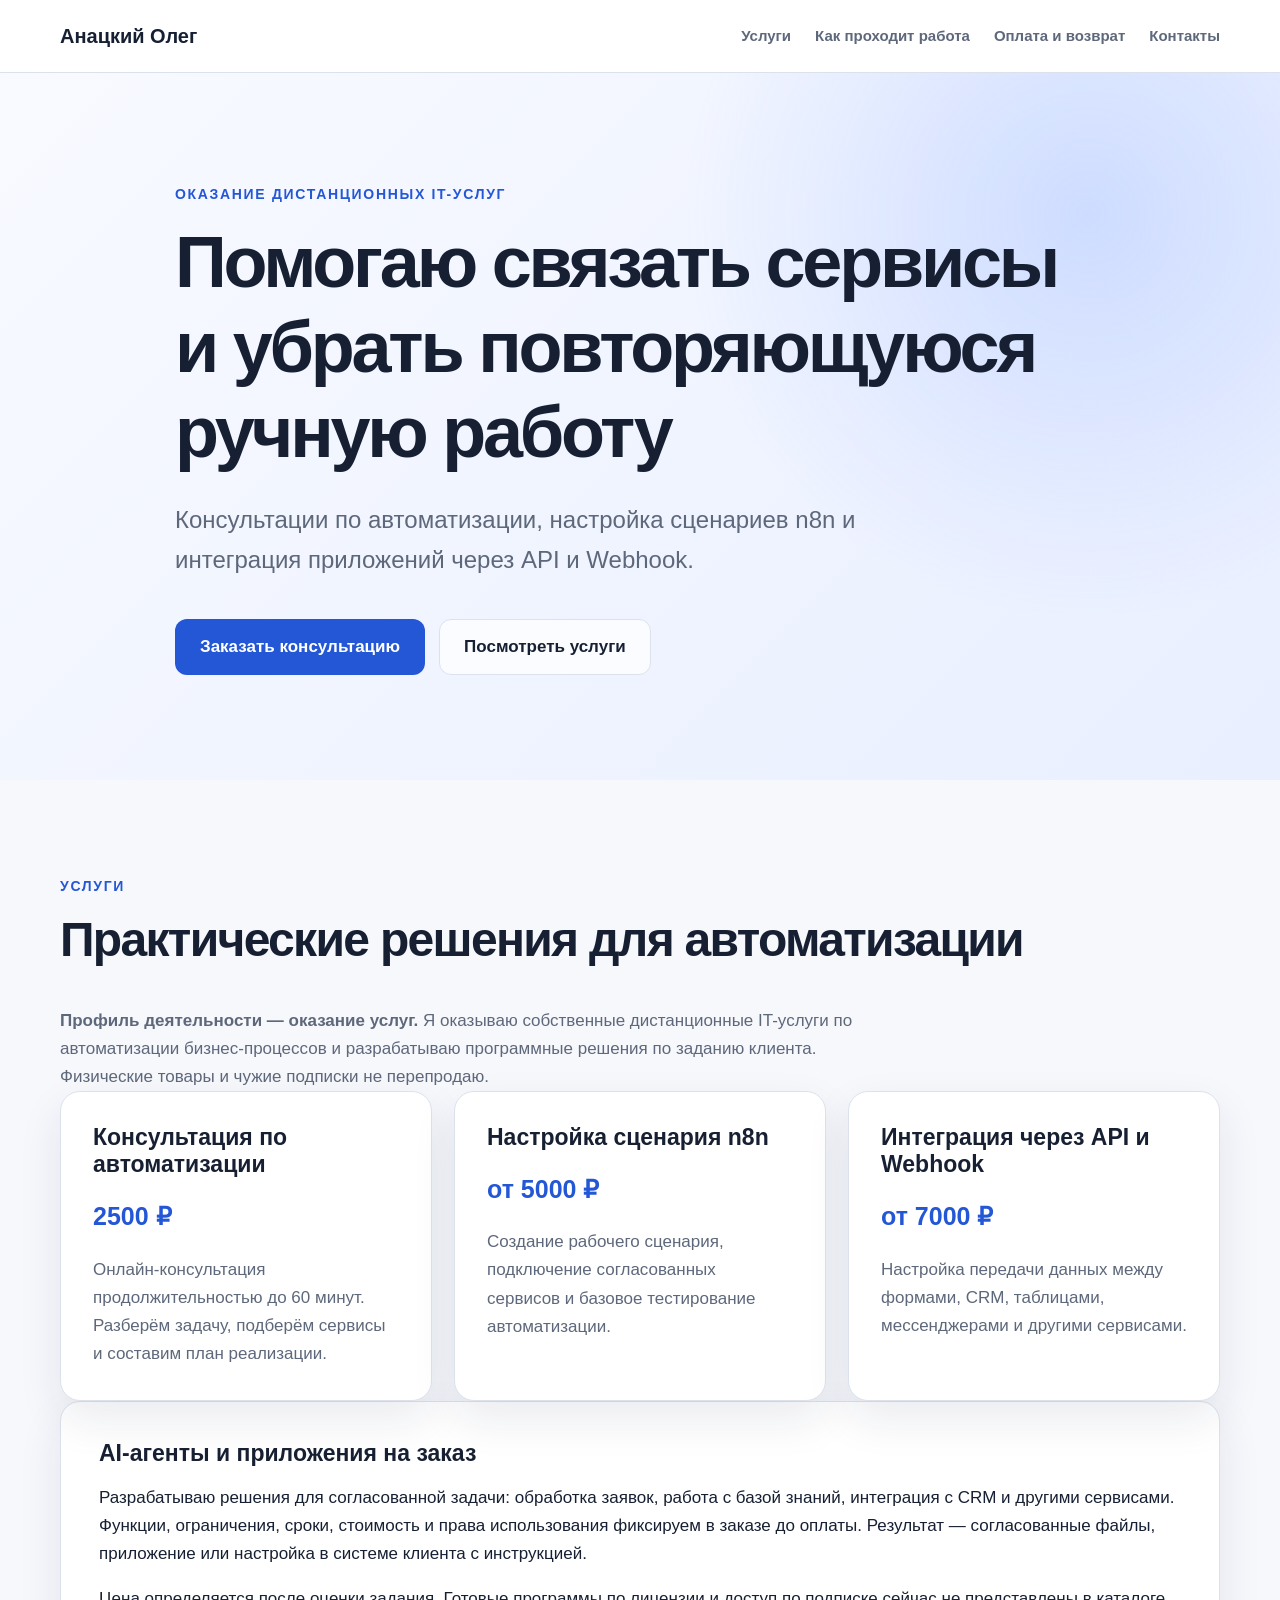
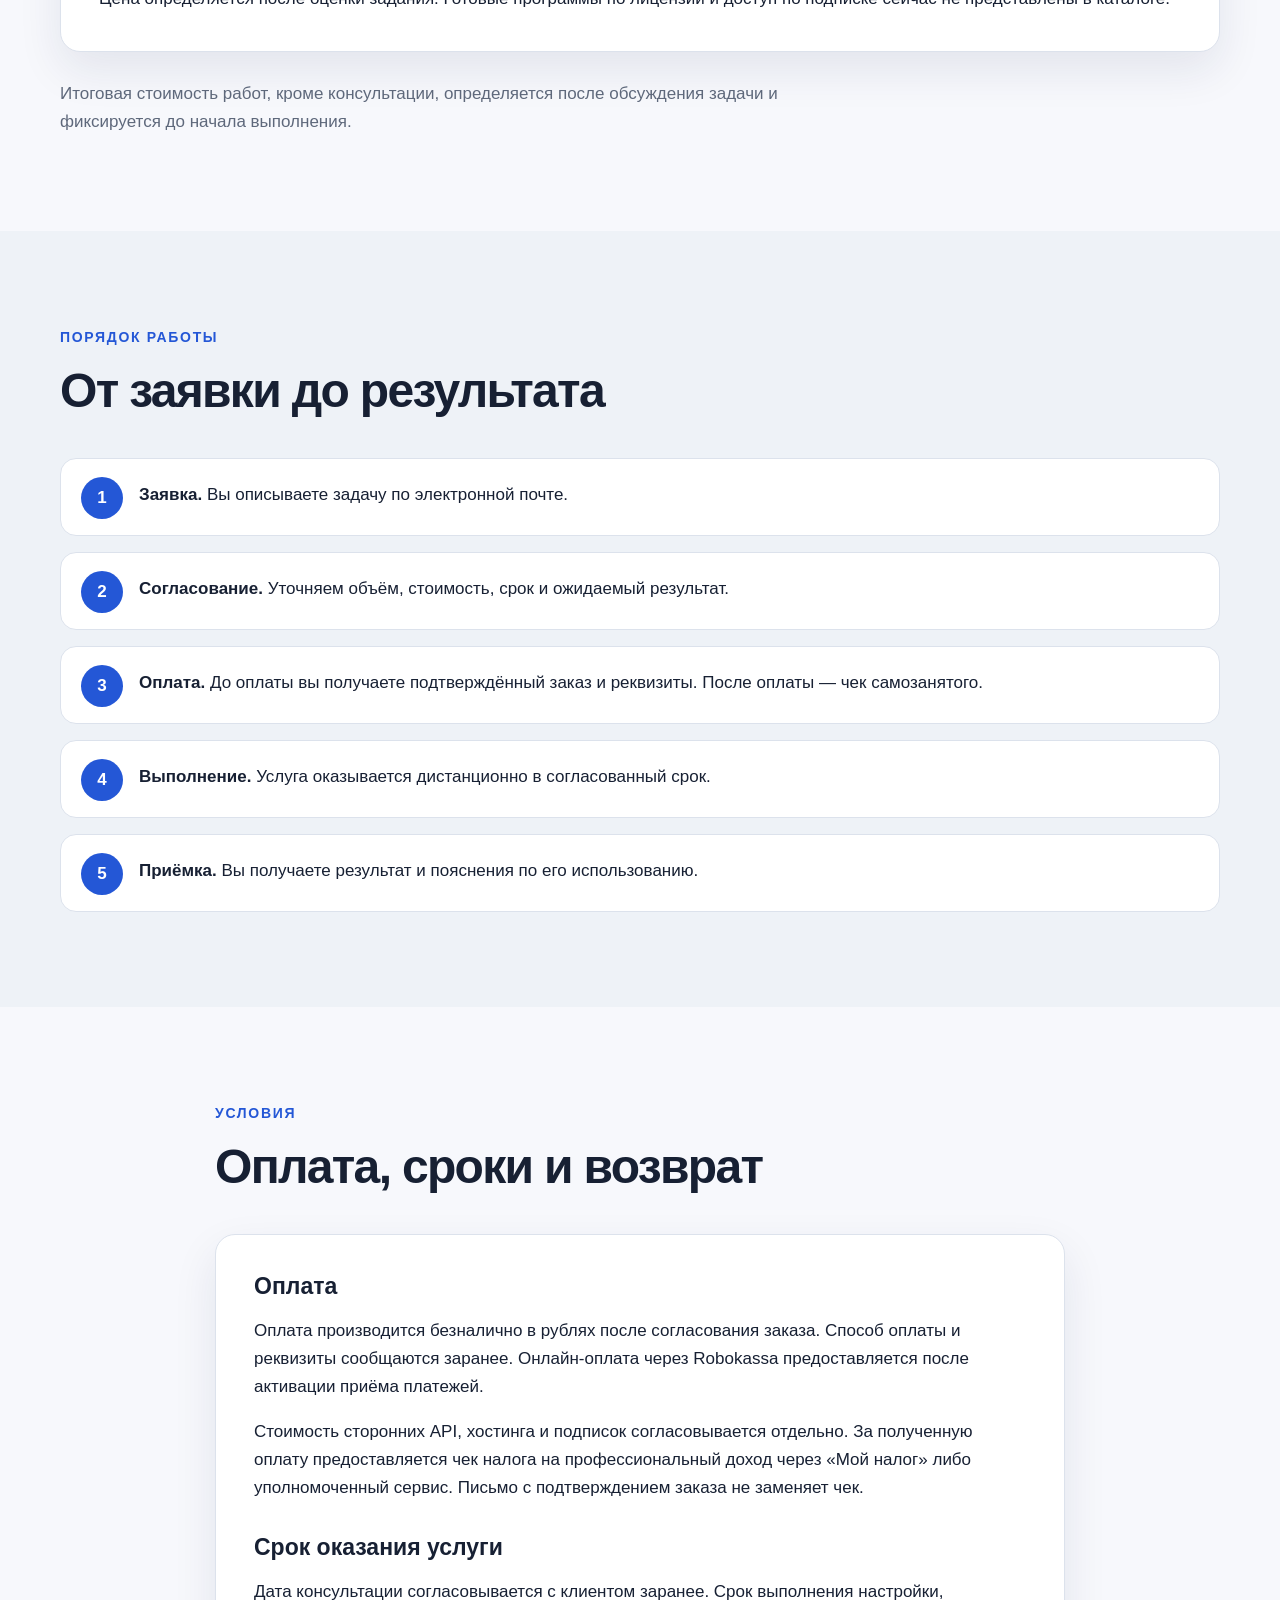
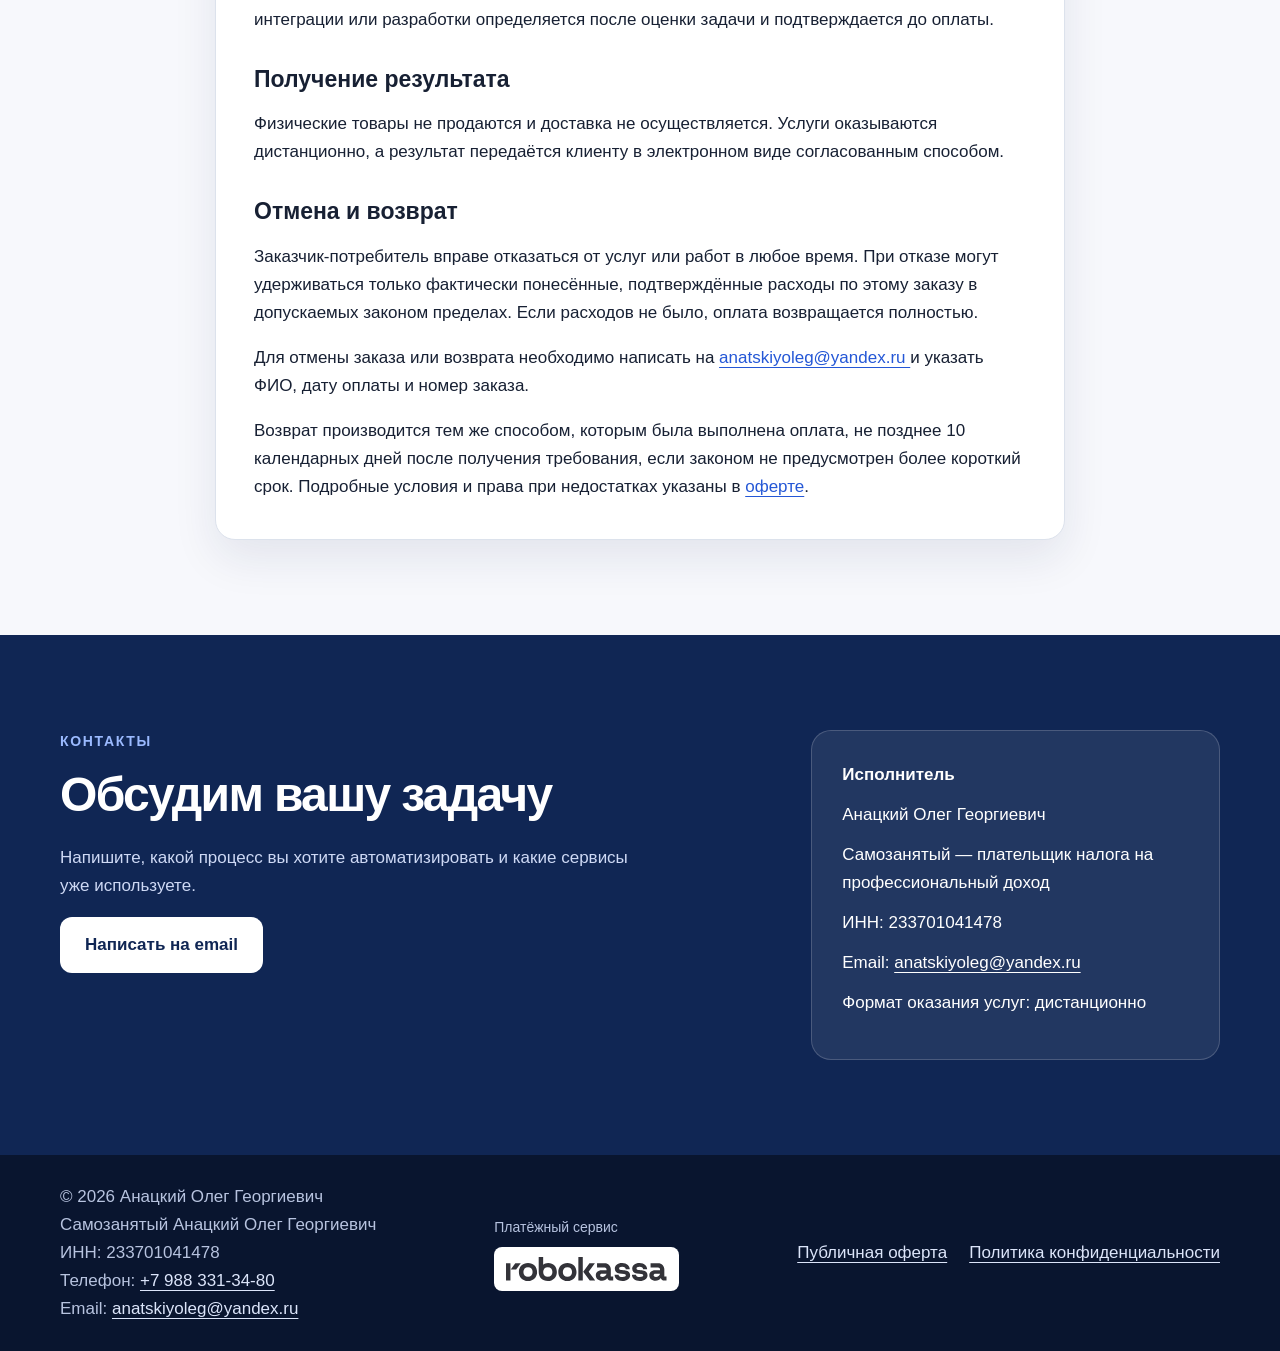
<file: index.html>
<!DOCTYPE html>
<html lang="ru">
<head>
  <meta charset="UTF-8">
  <meta name="viewport" content="width=device-width, initial-scale=1.0">

  <title>Автоматизация бизнес-процессов — Олег Анацкий</title>

  <meta
    name="description"
    content="Дистанционные IT-услуги: консультации по автоматизации, настройка сценариев n8n и интеграция сервисов через API и Webhook."
  >

  <link rel="stylesheet" href="styles.css">
</head>

<body>
  <header class="header">
    <div class="container header-inner">
      <a class="logo" href="#top">Анацкий Олег</a>

      <nav class="navigation" aria-label="Основная навигация">
        <a href="#services">Услуги</a>
        <a href="#process">Как проходит работа</a>
        <a href="#payment">Оплата и возврат</a>
        <a href="#contacts">Контакты</a>
      </nav>
    </div>
  </header>

  <main id="top">
    <section class="hero">
      <div class="container hero-content">
        <p class="eyebrow">Оказание дистанционных IT-услуг</p>

        <h1>Помогаю связать сервисы и убрать повторяющуюся ручную работу</h1>

        <p class="hero-text">
          Консультации по автоматизации, настройка сценариев n8n
          и интеграция приложений через API и Webhook.
        </p>

        <div class="hero-actions">
          <a
            class="button button-primary"
            href="mailto:anatskiyoleg@yandex.ru?subject=Заявка%20на%20консультацию"
          >
            Заказать консультацию
          </a>

          <a class="button button-secondary" href="#services">
            Посмотреть услуги
          </a>
        </div>
      </div>
    </section>

    <section class="section" id="services">
      <div class="container">
        <p class="section-label">Услуги</p>
        <h2>Практические решения для автоматизации</h2>

        <p class="note">
          <strong>Профиль деятельности — оказание услуг.</strong>
          Я оказываю собственные дистанционные IT-услуги по автоматизации
          бизнес-процессов и разрабатываю программные решения по заданию клиента.
          Физические товары и чужие подписки не перепродаю.
        </p>

        <div class="cards">
          <article class="card">
            <h3>Консультация по автоматизации</h3>
            <p class="price">2500 ₽</p>

            <p>
              Онлайн-консультация продолжительностью до 60 минут.
              Разберём задачу, подберём сервисы и составим план реализации.
            </p>
          </article>

          <article class="card">
            <h3>Настройка сценария n8n</h3>
            <p class="price">от 5000 ₽</p>

            <p>
              Создание рабочего сценария, подключение согласованных
              сервисов и базовое тестирование автоматизации.
            </p>
          </article>

          <article class="card">
            <h3>Интеграция через API и Webhook</h3>
            <p class="price">от 7000 ₽</p>

            <p>
              Настройка передачи данных между формами, CRM,
              таблицами, мессенджерами и другими сервисами.
            </p>
          </article>
        </div>

        <div class="text-block">
          <h3>AI-агенты и приложения на заказ</h3>
          <p>Разрабатываю решения для согласованной задачи: обработка заявок,
            работа с базой знаний, интеграция с CRM и другими сервисами.
            Функции, ограничения, сроки, стоимость и права использования
            фиксируем в заказе до оплаты. Результат — согласованные файлы,
            приложение или настройка в системе клиента с инструкцией.</p>
          <p>Цена определяется после оценки задания. Готовые программы по лицензии
            и доступ по подписке сейчас не представлены в каталоге.</p>
        </div>

        <p class="note">
          Итоговая стоимость работ, кроме консультации, определяется
          после обсуждения задачи и фиксируется до начала выполнения.
        </p>
      </div>
    </section>

    <section class="section section-muted" id="process">
      <div class="container">
        <p class="section-label">Порядок работы</p>
        <h2>От заявки до результата</h2>

        <ol class="steps">
          <li>
            <strong>Заявка.</strong>
            Вы описываете задачу по электронной почте.
          </li>

          <li>
            <strong>Согласование.</strong>
            Уточняем объём, стоимость, срок и ожидаемый результат.
          </li>

          <li>
            <strong>Оплата.</strong>
            До оплаты вы получаете подтверждённый заказ и реквизиты.
            После оплаты — чек самозанятого.
          </li>

          <li>
            <strong>Выполнение.</strong>
            Услуга оказывается дистанционно в согласованный срок.
          </li>

          <li>
            <strong>Приёмка.</strong>
            Вы получаете результат и пояснения по его использованию.
          </li>
        </ol>
      </div>
    </section>

    <section class="section" id="payment">
      <div class="container narrow">
        <p class="section-label">Условия</p>
        <h2>Оплата, сроки и возврат</h2>

        <div class="text-block">
          <h3>Оплата</h3>
          <p>
            Оплата производится безналично в рублях после согласования заказа.
            Способ оплаты и реквизиты сообщаются заранее. Онлайн-оплата через
            Robokassa предоставляется после активации приёма платежей.
          </p>

          <p>
            Стоимость сторонних API, хостинга и подписок согласовывается отдельно.
            За полученную оплату предоставляется чек налога на профессиональный
            доход через «Мой налог» либо уполномоченный сервис.
            Письмо с подтверждением заказа не заменяет чек.
          </p>

          <h3>Срок оказания услуги</h3>
          <p>
            Дата консультации согласовывается с клиентом заранее.
            Срок выполнения настройки, интеграции или разработки определяется после
            оценки задачи и подтверждается до оплаты.
          </p>

          <h3>Получение результата</h3>
          <p>
            Физические товары не продаются и доставка не осуществляется.
            Услуги оказываются дистанционно, а результат передаётся клиенту
            в электронном виде согласованным способом.
          </p>

          <h3>Отмена и возврат</h3>
          <p>
            Заказчик-потребитель вправе отказаться от услуг или работ в любое время.
            При отказе могут удерживаться только фактически понесённые,
            подтверждённые расходы по этому заказу в допускаемых законом пределах.
            Если расходов не было, оплата возвращается полностью.
          </p>

          <p>
            Для отмены заказа или возврата необходимо написать на
            <a href="mailto:anatskiyoleg@yandex.ru">
              anatskiyoleg@yandex.ru
            </a>
            и указать ФИО, дату оплаты и номер заказа.
          </p>

          <p>
            Возврат производится тем же способом, которым была выполнена
            оплата, не позднее 10 календарных дней после получения требования,
            если законом не предусмотрен более короткий срок. Подробные условия
            и права при недостатках указаны в <a href="offer.html">оферте</a>.
          </p>
        </div>
      </div>
    </section>

    <section class="section section-accent" id="contacts">
      <div class="container contact-grid">
        <div>
          <p class="section-label">Контакты</p>
          <h2>Обсудим вашу задачу</h2>

          <p>
            Напишите, какой процесс вы хотите автоматизировать
            и какие сервисы уже используете.
          </p>

          <a
            class="button button-light"
            href="mailto:anatskiyoleg@yandex.ru?subject=Заявка%20с%20сайта"
          >
            Написать на email
          </a>
        </div>

        <div class="details">
          <p><strong>Исполнитель</strong></p>
          <p>Анацкий Олег Георгиевич</p>
          <p>Самозанятый — плательщик налога на профессиональный доход</p>
          <p>ИНН: 233701041478</p>

          <p>
            Email:
            <a href="mailto:anatskiyoleg@yandex.ru">
              anatskiyoleg@yandex.ru
            </a>
          </p>

          <p>Формат оказания услуг: дистанционно</p>
        </div>
      </div>
    </section>
  </main>

  <footer class="footer">
    <div class="container footer-inner">
      <p>
        © 2026 Анацкий Олег Георгиевич<br>
        Самозанятый Анацкий Олег Георгиевич<br>
        ИНН: 233701041478<br>
        Телефон: <a href="tel:+79883313480">+7 988 331-34-80</a><br>
        Email: <a href="mailto:anatskiyoleg@yandex.ru">anatskiyoleg@yandex.ru</a>
      </p>

      <div class="payment-provider">
        <span>Платёжный сервис</span>
        <a class="payment-provider-link" href="https://robokassa.com/" target="_blank" rel="noopener noreferrer" aria-label="Перейти на сайт Robokassa">
          <img src="robokassa-logo.svg" alt="Robokassa" width="161" height="24">
        </a>
      </div>

      <div class="footer-links">
        <a href="offer.html">Публичная оферта</a>
        <a href="privacy.html">Политика конфиденциальности</a>
      </div>
    </div>
  </footer>
</body>
</html>
</file>
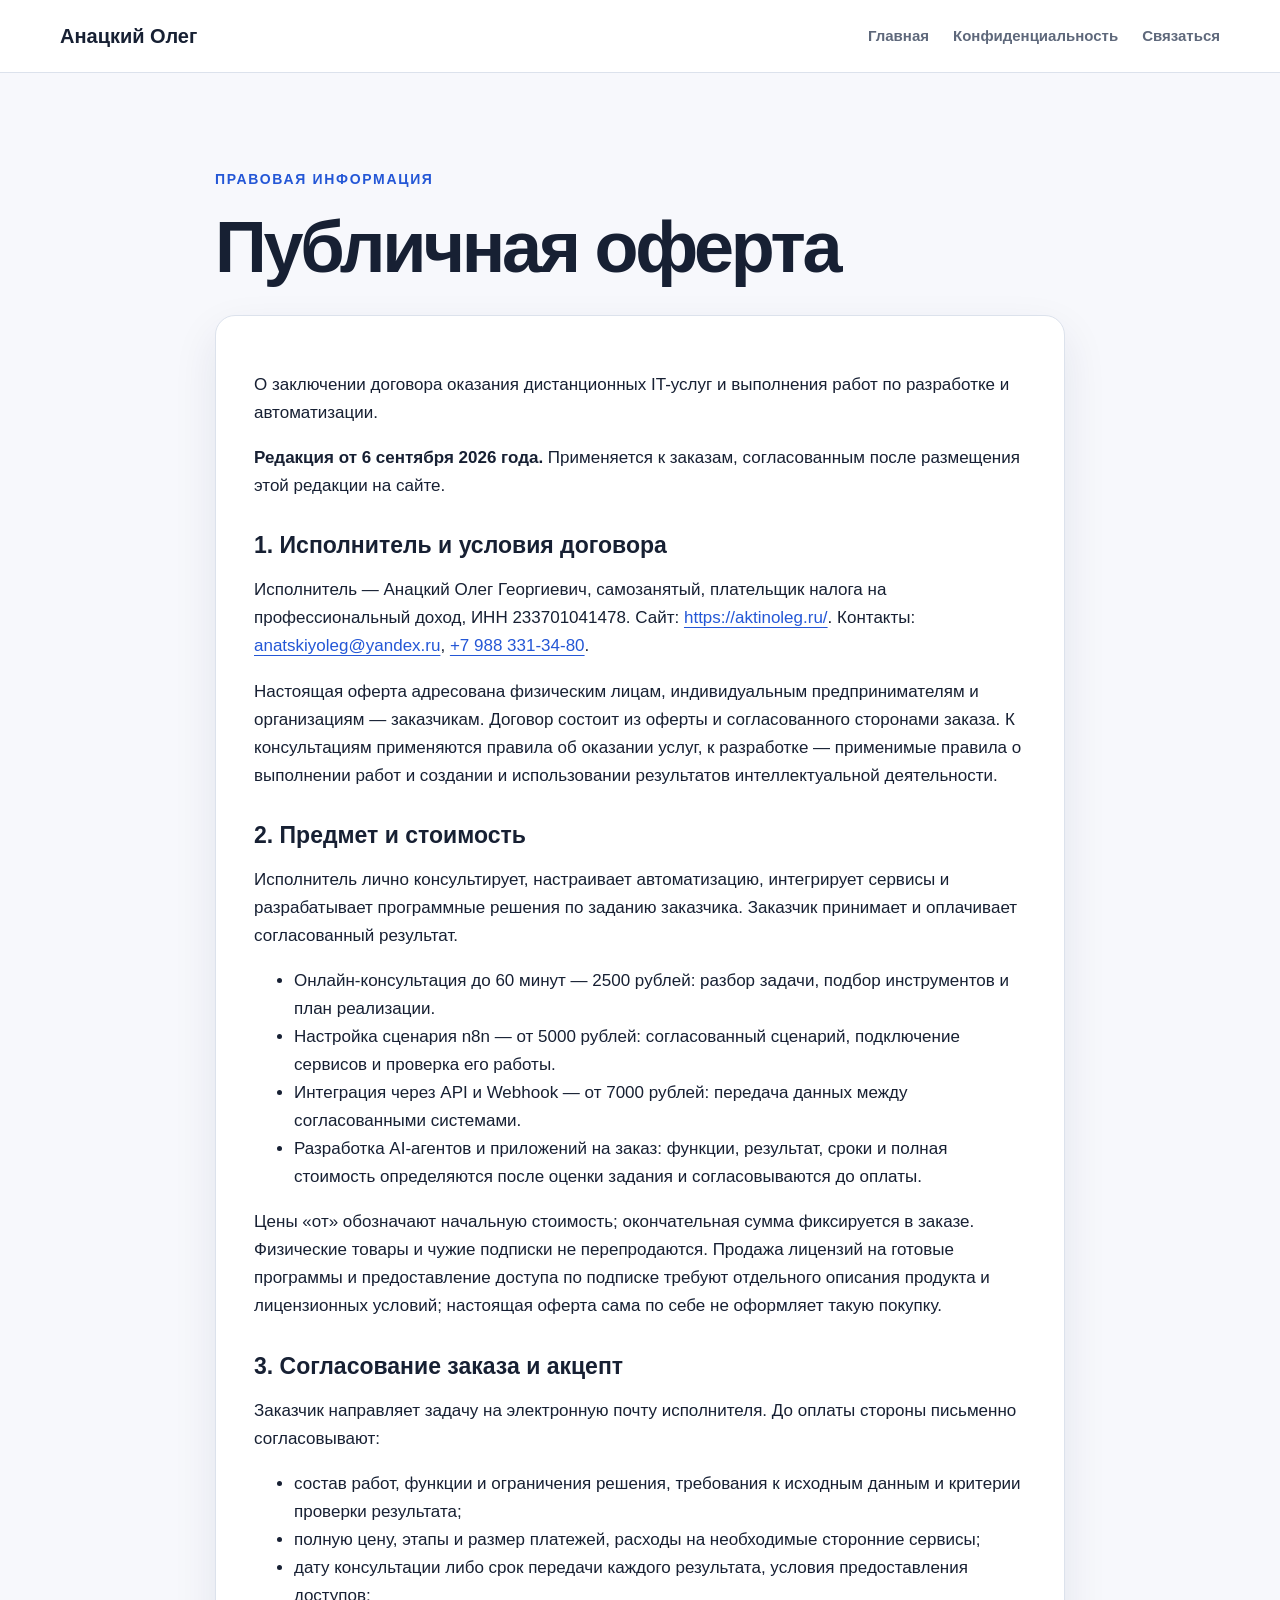
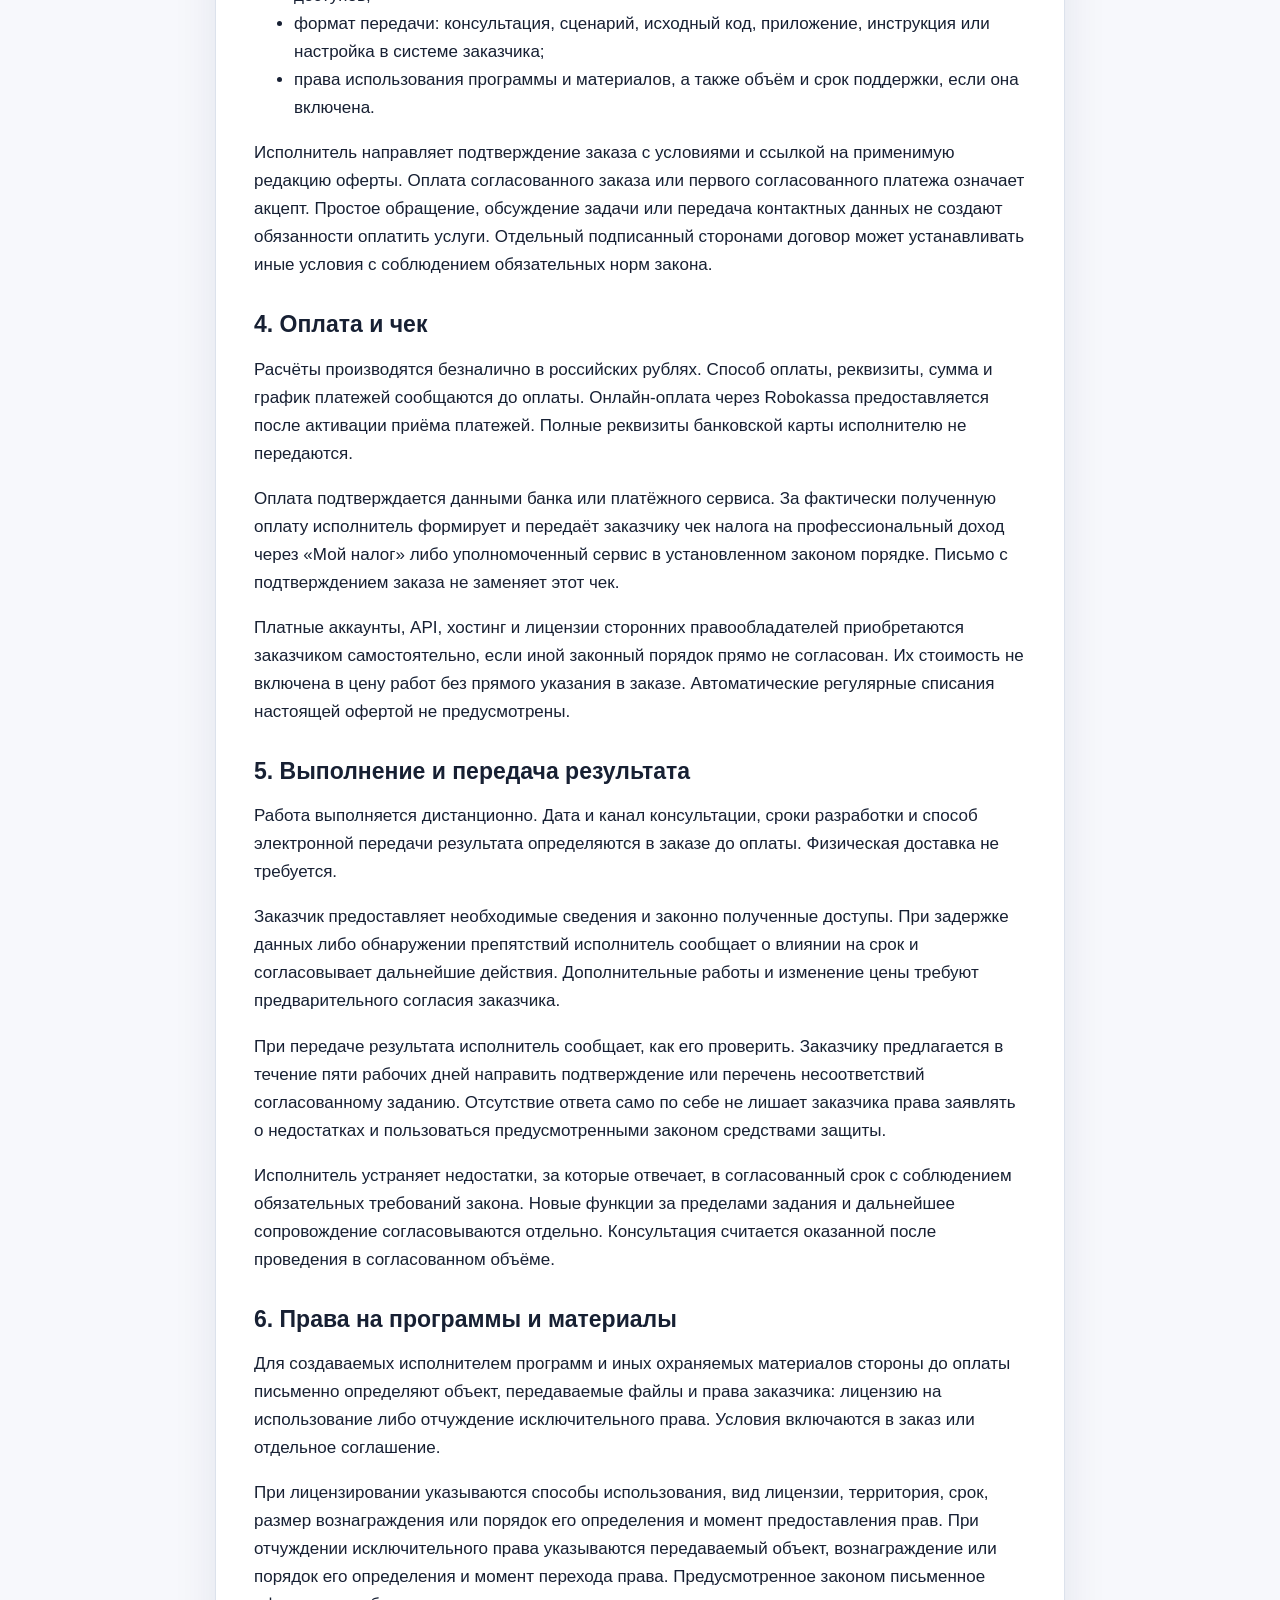
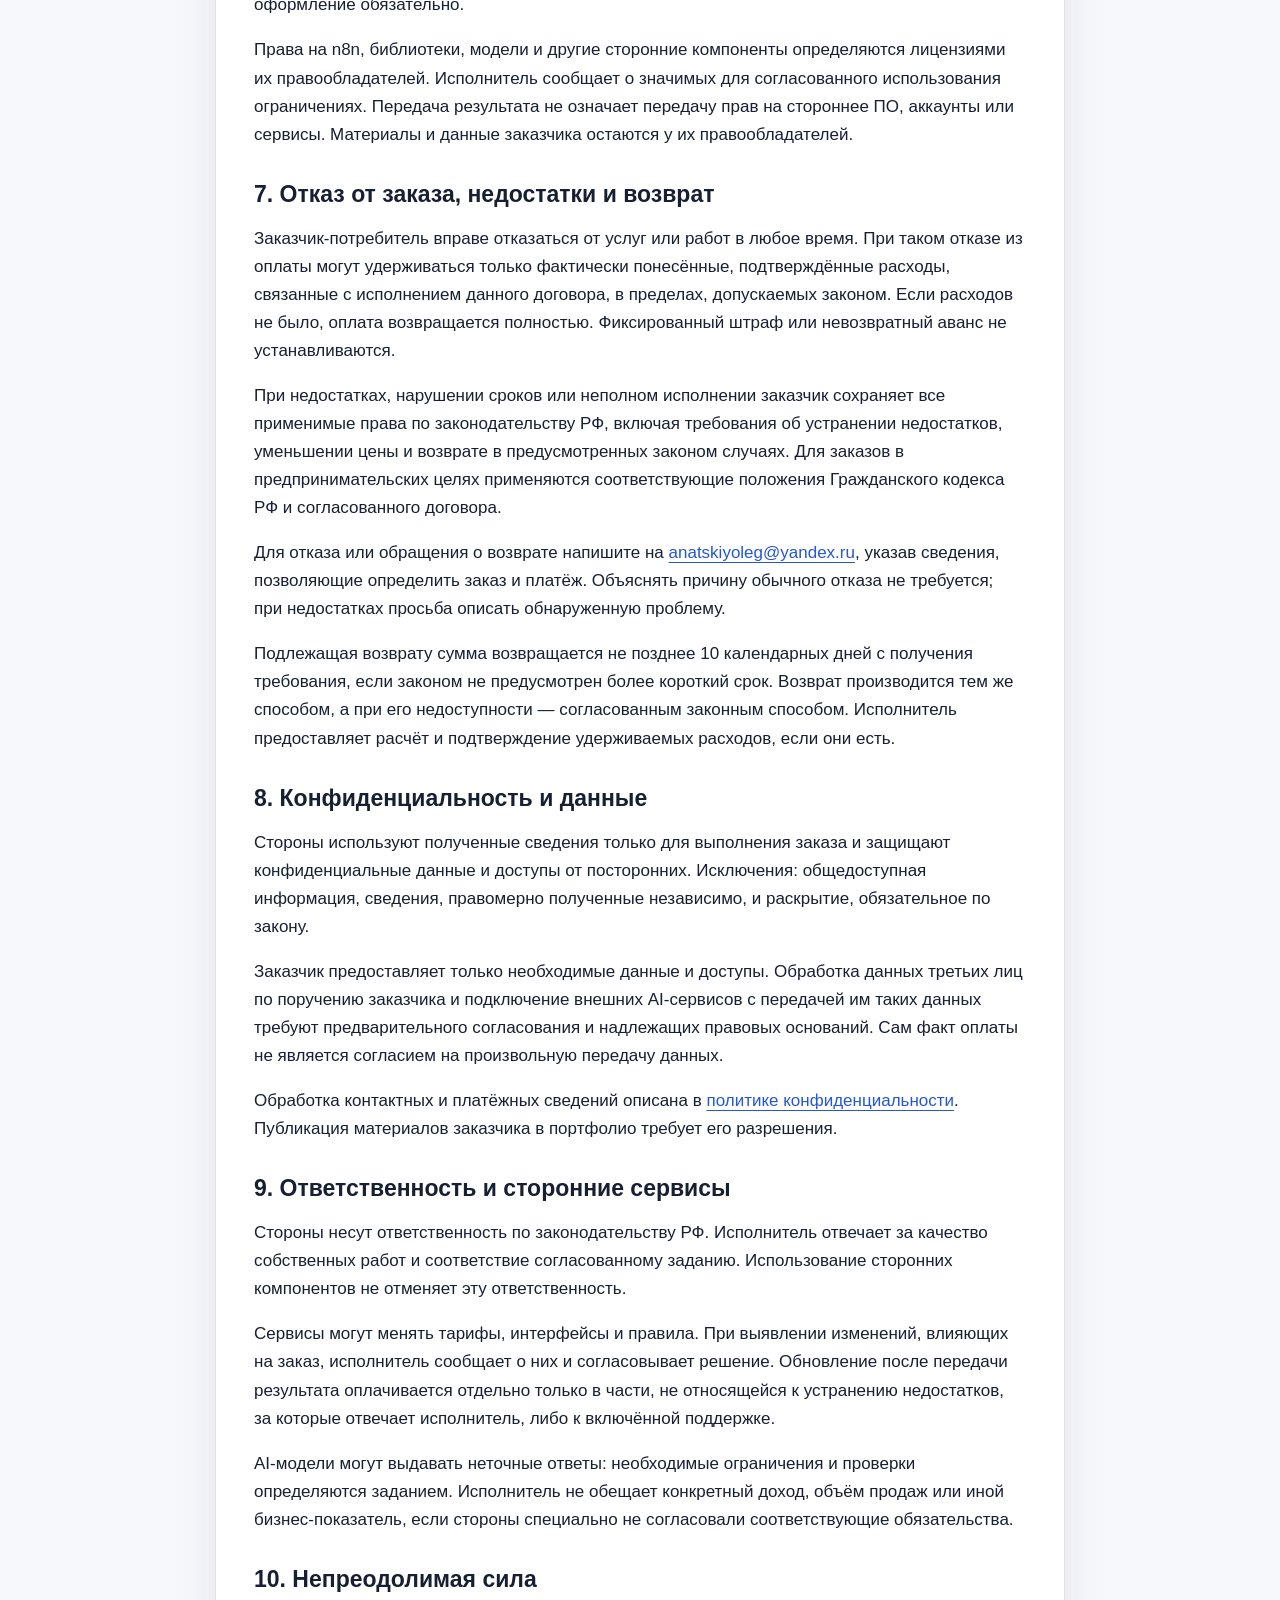
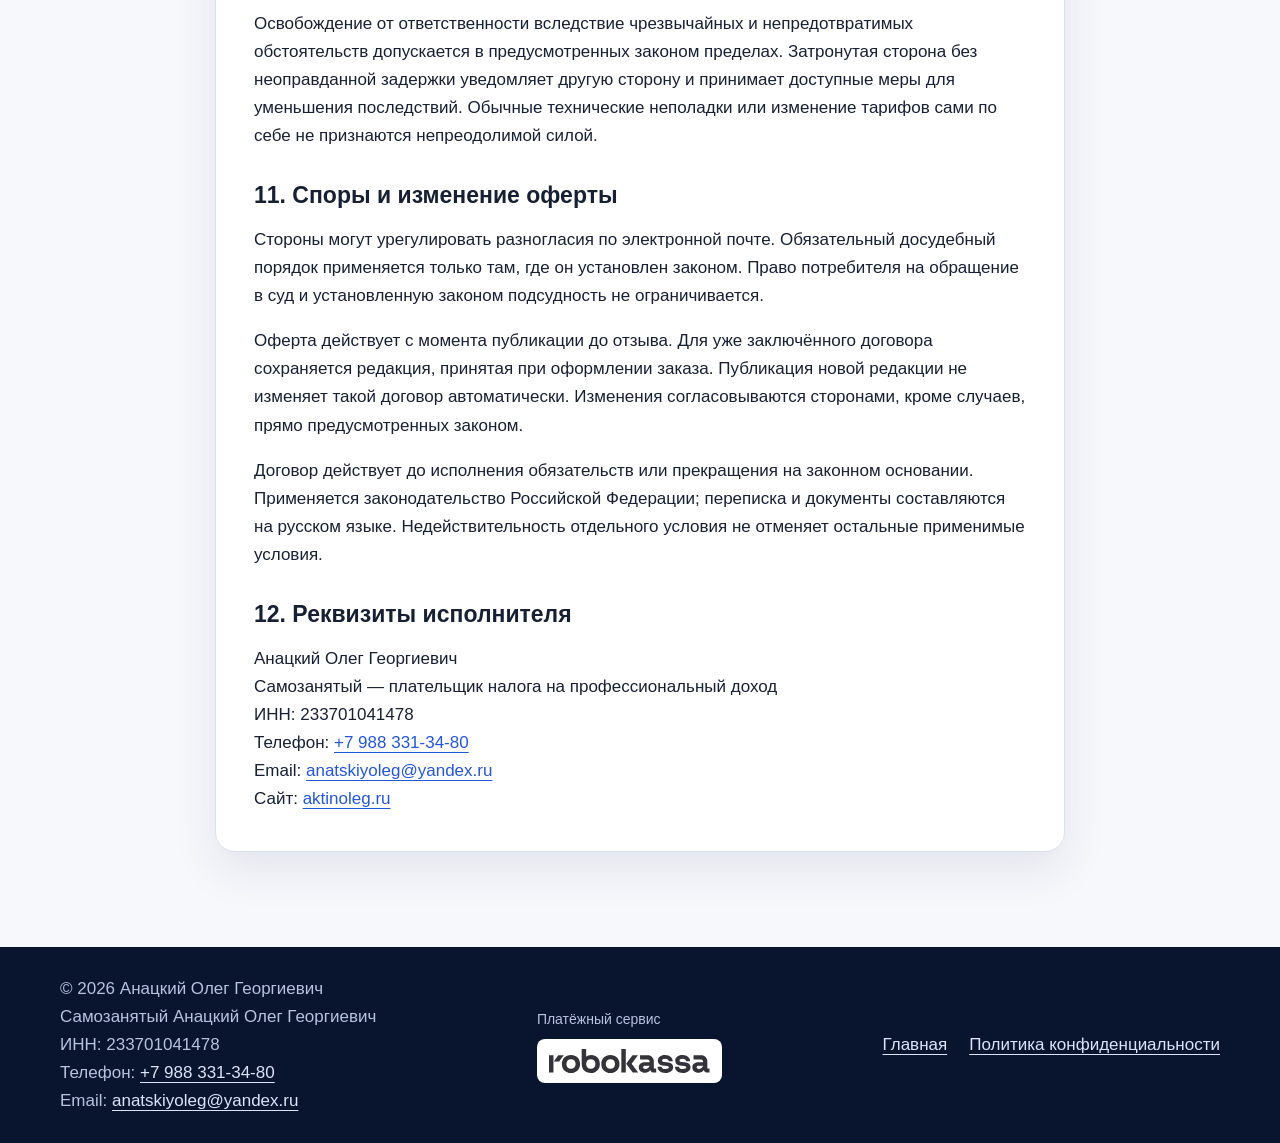
<file: offer.html>
<!DOCTYPE html>
<html lang="ru">
<head>
  <meta charset="UTF-8">
  <meta name="viewport" content="width=device-width, initial-scale=1.0">

  <title>Публичная оферта — Олег Анацкий</title>

  <meta
    name="description"
    content="Условия оказания дистанционных услуг по автоматизации бизнес-процессов."
  >

  <link rel="stylesheet" href="styles.css">
</head>

<body>
  <header class="header">
    <div class="container header-inner">
      <a class="logo" href="index.html">Анацкий Олег</a>

      <nav class="navigation" aria-label="Навигация">
        <a href="index.html">Главная</a>
        <a href="privacy.html">Конфиденциальность</a>
        <a href="mailto:anatskiyoleg@yandex.ru">Связаться</a>
      </nav>
    </div>
  </header>

  <main>
    <section class="section">
      <div class="container narrow">
        <p class="section-label">Правовая информация</p>
        <h1>Публичная оферта</h1>

        <div class="text-block">
          <p>О заключении договора оказания дистанционных IT-услуг и выполнения работ по разработке и автоматизации.</p>
          <p><strong>Редакция от 6 сентября 2026 года.</strong> Применяется к заказам, согласованным после размещения этой редакции на сайте.</p>

          <h3>1. Исполнитель и условия договора</h3>
          <p>Исполнитель — Анацкий Олег Георгиевич, самозанятый, плательщик налога на профессиональный доход, ИНН 233701041478. Сайт: <a href="https://aktinoleg.ru/">https://aktinoleg.ru/</a>. Контакты: <a href="mailto:anatskiyoleg@yandex.ru">anatskiyoleg@yandex.ru</a>, <a href="tel:+79883313480">+7 988 331-34-80</a>.</p>
          <p>Настоящая оферта адресована физическим лицам, индивидуальным предпринимателям и организациям — заказчикам. Договор состоит из оферты и согласованного сторонами заказа. К консультациям применяются правила об оказании услуг, к разработке — применимые правила о выполнении работ и создании и использовании результатов интеллектуальной деятельности.</p>

          <h3>2. Предмет и стоимость</h3>
          <p>Исполнитель лично консультирует, настраивает автоматизацию, интегрирует сервисы и разрабатывает программные решения по заданию заказчика. Заказчик принимает и оплачивает согласованный результат.</p>
          <ul>
            <li>Онлайн-консультация до 60 минут — 2500 рублей: разбор задачи, подбор инструментов и план реализации.</li>
            <li>Настройка сценария n8n — от 5000 рублей: согласованный сценарий, подключение сервисов и проверка его работы.</li>
            <li>Интеграция через API и Webhook — от 7000 рублей: передача данных между согласованными системами.</li>
            <li>Разработка AI-агентов и приложений на заказ: функции, результат, сроки и полная стоимость определяются после оценки задания и согласовываются до оплаты.</li>
          </ul>
          <p>Цены «от» обозначают начальную стоимость; окончательная сумма фиксируется в заказе. Физические товары и чужие подписки не перепродаются. Продажа лицензий на готовые программы и предоставление доступа по подписке требуют отдельного описания продукта и лицензионных условий; настоящая оферта сама по себе не оформляет такую покупку.</p>

          <h3>3. Согласование заказа и акцепт</h3>
          <p>Заказчик направляет задачу на электронную почту исполнителя. До оплаты стороны письменно согласовывают:</p>
          <ul>
            <li>состав работ, функции и ограничения решения, требования к исходным данным и критерии проверки результата;</li>
            <li>полную цену, этапы и размер платежей, расходы на необходимые сторонние сервисы;</li>
            <li>дату консультации либо срок передачи каждого результата, условия предоставления доступов;</li>
            <li>формат передачи: консультация, сценарий, исходный код, приложение, инструкция или настройка в системе заказчика;</li>
            <li>права использования программы и материалов, а также объём и срок поддержки, если она включена.</li>
          </ul>
          <p>Исполнитель направляет подтверждение заказа с условиями и ссылкой на применимую редакцию оферты. Оплата согласованного заказа или первого согласованного платежа означает акцепт. Простое обращение, обсуждение задачи или передача контактных данных не создают обязанности оплатить услуги. Отдельный подписанный сторонами договор может устанавливать иные условия с соблюдением обязательных норм закона.</p>

          <h3>4. Оплата и чек</h3>
          <p>Расчёты производятся безналично в российских рублях. Способ оплаты, реквизиты, сумма и график платежей сообщаются до оплаты. Онлайн-оплата через Robokassa предоставляется после активации приёма платежей. Полные реквизиты банковской карты исполнителю не передаются.</p>
          <p>Оплата подтверждается данными банка или платёжного сервиса. За фактически полученную оплату исполнитель формирует и передаёт заказчику чек налога на профессиональный доход через «Мой налог» либо уполномоченный сервис в установленном законом порядке. Письмо с подтверждением заказа не заменяет этот чек.</p>
          <p>Платные аккаунты, API, хостинг и лицензии сторонних правообладателей приобретаются заказчиком самостоятельно, если иной законный порядок прямо не согласован. Их стоимость не включена в цену работ без прямого указания в заказе. Автоматические регулярные списания настоящей офертой не предусмотрены.</p>

          <h3>5. Выполнение и передача результата</h3>
          <p>Работа выполняется дистанционно. Дата и канал консультации, сроки разработки и способ электронной передачи результата определяются в заказе до оплаты. Физическая доставка не требуется.</p>
          <p>Заказчик предоставляет необходимые сведения и законно полученные доступы. При задержке данных либо обнаружении препятствий исполнитель сообщает о влиянии на срок и согласовывает дальнейшие действия. Дополнительные работы и изменение цены требуют предварительного согласия заказчика.</p>
          <p>При передаче результата исполнитель сообщает, как его проверить. Заказчику предлагается в течение пяти рабочих дней направить подтверждение или перечень несоответствий согласованному заданию. Отсутствие ответа само по себе не лишает заказчика права заявлять о недостатках и пользоваться предусмотренными законом средствами защиты.</p>
          <p>Исполнитель устраняет недостатки, за которые отвечает, в согласованный срок с соблюдением обязательных требований закона. Новые функции за пределами задания и дальнейшее сопровождение согласовываются отдельно. Консультация считается оказанной после проведения в согласованном объёме.</p>

          <h3>6. Права на программы и материалы</h3>
          <p>Для создаваемых исполнителем программ и иных охраняемых материалов стороны до оплаты письменно определяют объект, передаваемые файлы и права заказчика: лицензию на использование либо отчуждение исключительного права. Условия включаются в заказ или отдельное соглашение.</p>
          <p>При лицензировании указываются способы использования, вид лицензии, территория, срок, размер вознаграждения или порядок его определения и момент предоставления прав. При отчуждении исключительного права указываются передаваемый объект, вознаграждение или порядок его определения и момент перехода права. Предусмотренное законом письменное оформление обязательно.</p>
          <p>Права на n8n, библиотеки, модели и другие сторонние компоненты определяются лицензиями их правообладателей. Исполнитель сообщает о значимых для согласованного использования ограничениях. Передача результата не означает передачу прав на стороннее ПО, аккаунты или сервисы. Материалы и данные заказчика остаются у их правообладателей.</p>

          <h3>7. Отказ от заказа, недостатки и возврат</h3>
          <p>Заказчик-потребитель вправе отказаться от услуг или работ в любое время. При таком отказе из оплаты могут удерживаться только фактически понесённые, подтверждённые расходы, связанные с исполнением данного договора, в пределах, допускаемых законом. Если расходов не было, оплата возвращается полностью. Фиксированный штраф или невозвратный аванс не устанавливаются.</p>
          <p>При недостатках, нарушении сроков или неполном исполнении заказчик сохраняет все применимые права по законодательству РФ, включая требования об устранении недостатков, уменьшении цены и возврате в предусмотренных законом случаях. Для заказов в предпринимательских целях применяются соответствующие положения Гражданского кодекса РФ и согласованного договора.</p>
          <p>Для отказа или обращения о возврате напишите на <a href="mailto:anatskiyoleg@yandex.ru">anatskiyoleg@yandex.ru</a>, указав сведения, позволяющие определить заказ и платёж. Объяснять причину обычного отказа не требуется; при недостатках просьба описать обнаруженную проблему.</p>
          <p>Подлежащая возврату сумма возвращается не позднее 10 календарных дней с получения требования, если законом не предусмотрен более короткий срок. Возврат производится тем же способом, а при его недоступности — согласованным законным способом. Исполнитель предоставляет расчёт и подтверждение удерживаемых расходов, если они есть.</p>

          <h3>8. Конфиденциальность и данные</h3>
          <p>Стороны используют полученные сведения только для выполнения заказа и защищают конфиденциальные данные и доступы от посторонних. Исключения: общедоступная информация, сведения, правомерно полученные независимо, и раскрытие, обязательное по закону.</p>
          <p>Заказчик предоставляет только необходимые данные и доступы. Обработка данных третьих лиц по поручению заказчика и подключение внешних AI-сервисов с передачей им таких данных требуют предварительного согласования и надлежащих правовых оснований. Сам факт оплаты не является согласием на произвольную передачу данных.</p>
          <p>Обработка контактных и платёжных сведений описана в <a href="privacy.html">политике конфиденциальности</a>. Публикация материалов заказчика в портфолио требует его разрешения.</p>

          <h3>9. Ответственность и сторонние сервисы</h3>
          <p>Стороны несут ответственность по законодательству РФ. Исполнитель отвечает за качество собственных работ и соответствие согласованному заданию. Использование сторонних компонентов не отменяет эту ответственность.</p>
          <p>Сервисы могут менять тарифы, интерфейсы и правила. При выявлении изменений, влияющих на заказ, исполнитель сообщает о них и согласовывает решение. Обновление после передачи результата оплачивается отдельно только в части, не относящейся к устранению недостатков, за которые отвечает исполнитель, либо к включённой поддержке.</p>
          <p>AI-модели могут выдавать неточные ответы: необходимые ограничения и проверки определяются заданием. Исполнитель не обещает конкретный доход, объём продаж или иной бизнес-показатель, если стороны специально не согласовали соответствующие обязательства.</p>

          <h3>10. Непреодолимая сила</h3>
          <p>Освобождение от ответственности вследствие чрезвычайных и непредотвратимых обстоятельств допускается в предусмотренных законом пределах. Затронутая сторона без неоправданной задержки уведомляет другую сторону и принимает доступные меры для уменьшения последствий. Обычные технические неполадки или изменение тарифов сами по себе не признаются непреодолимой силой.</p>

          <h3>11. Споры и изменение оферты</h3>
          <p>Стороны могут урегулировать разногласия по электронной почте. Обязательный досудебный порядок применяется только там, где он установлен законом. Право потребителя на обращение в суд и установленную законом подсудность не ограничивается.</p>
          <p>Оферта действует с момента публикации до отзыва. Для уже заключённого договора сохраняется редакция, принятая при оформлении заказа. Публикация новой редакции не изменяет такой договор автоматически. Изменения согласовываются сторонами, кроме случаев, прямо предусмотренных законом.</p>
          <p>Договор действует до исполнения обязательств или прекращения на законном основании. Применяется законодательство Российской Федерации; переписка и документы составляются на русском языке. Недействительность отдельного условия не отменяет остальные применимые условия.</p>

          <h3>12. Реквизиты исполнителя</h3>
          <p>Анацкий Олег Георгиевич<br>Самозанятый — плательщик налога на профессиональный доход<br>ИНН: 233701041478<br>Телефон: <a href="tel:+79883313480">+7 988 331-34-80</a><br>Email: <a href="mailto:anatskiyoleg@yandex.ru">anatskiyoleg@yandex.ru</a><br>Сайт: <a href="https://aktinoleg.ru/">aktinoleg.ru</a></p>
        </div>
      </div>
    </section>
  </main>

  <footer class="footer">
    <div class="container footer-inner">
      <p>
        © 2026 Анацкий Олег Георгиевич<br>
        Самозанятый Анацкий Олег Георгиевич<br>
        ИНН: 233701041478<br>
        Телефон: <a href="tel:+79883313480">+7 988 331-34-80</a><br>
        Email: <a href="mailto:anatskiyoleg@yandex.ru">anatskiyoleg@yandex.ru</a>
      </p>

      <div class="payment-provider">
        <span>Платёжный сервис</span>
        <a class="payment-provider-link" href="https://robokassa.com/" target="_blank" rel="noopener noreferrer" aria-label="Перейти на сайт Robokassa">
          <img src="robokassa-logo.svg" alt="Robokassa" width="161" height="24">
        </a>
      </div>

      <div class="footer-links">
        <a href="index.html">Главная</a>
        <a href="privacy.html">Политика конфиденциальности</a>
      </div>
    </div>
  </footer>
</body>
</html>
</file>
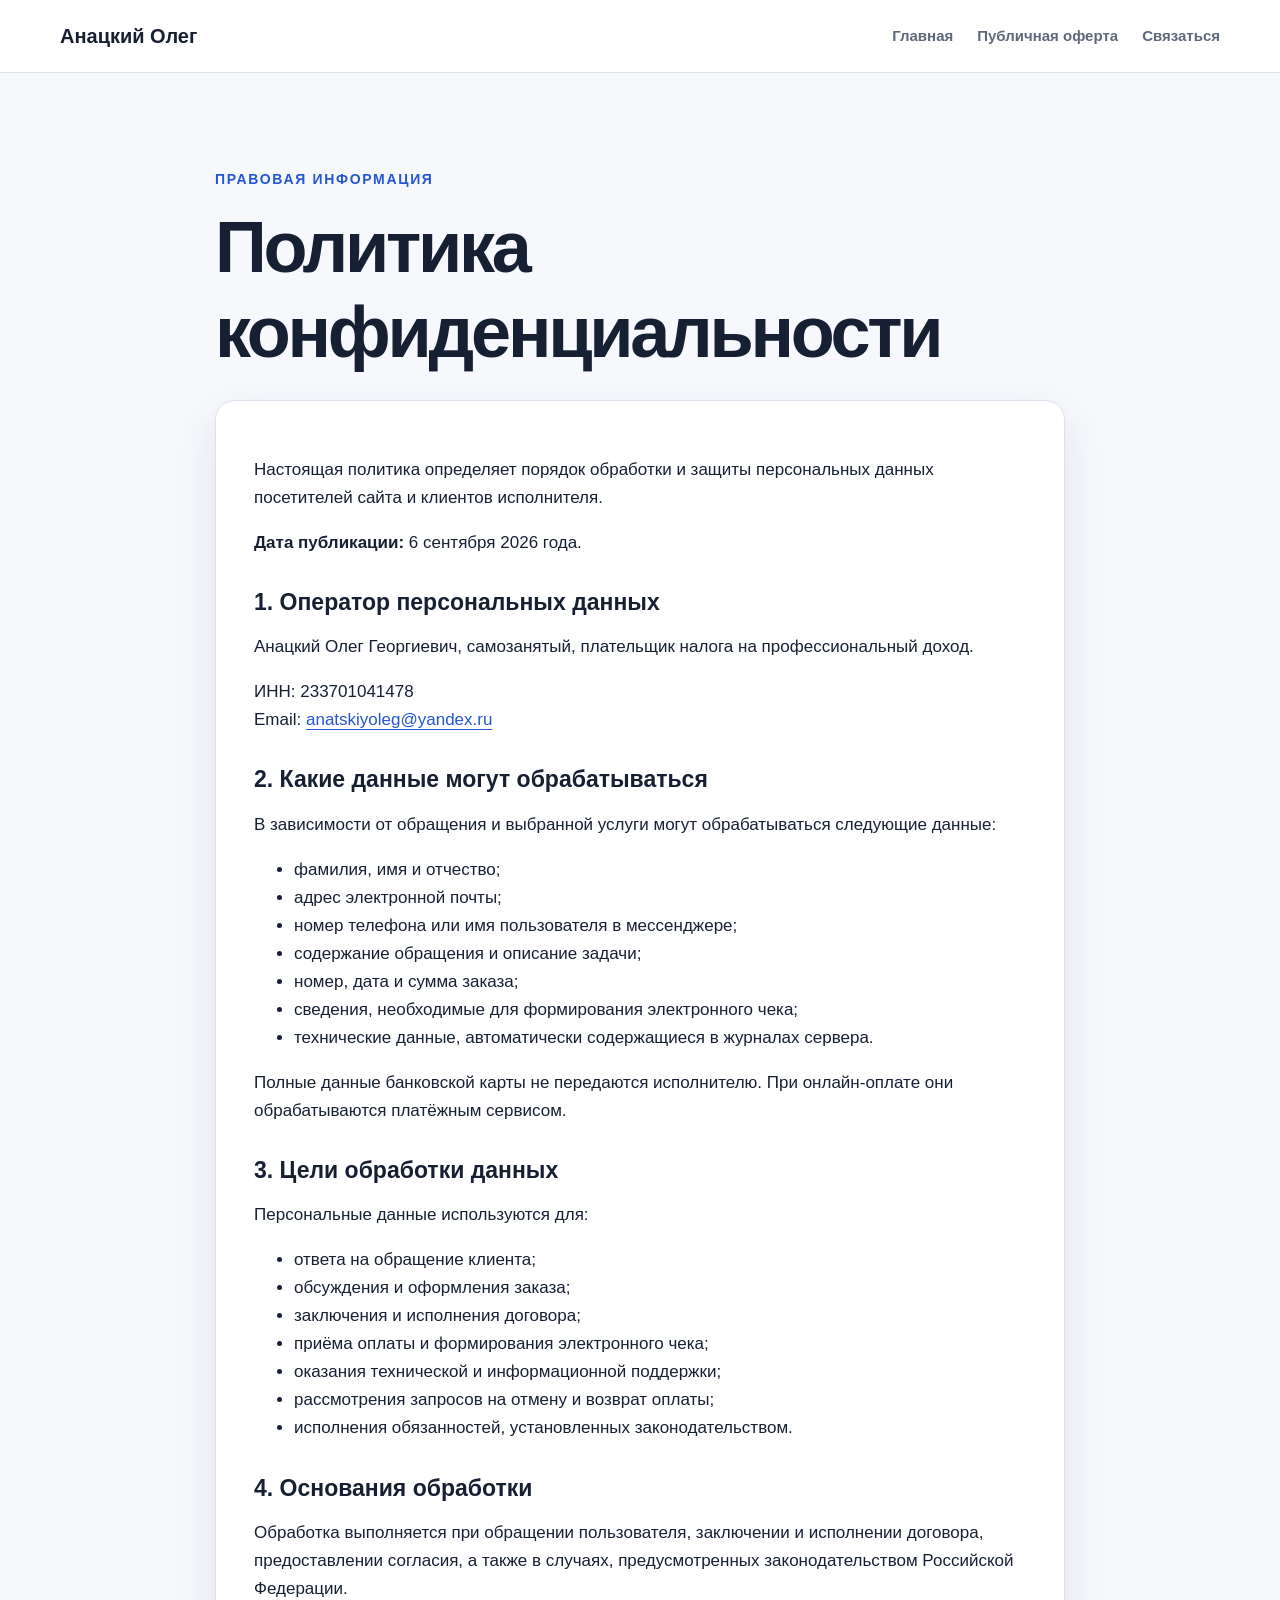
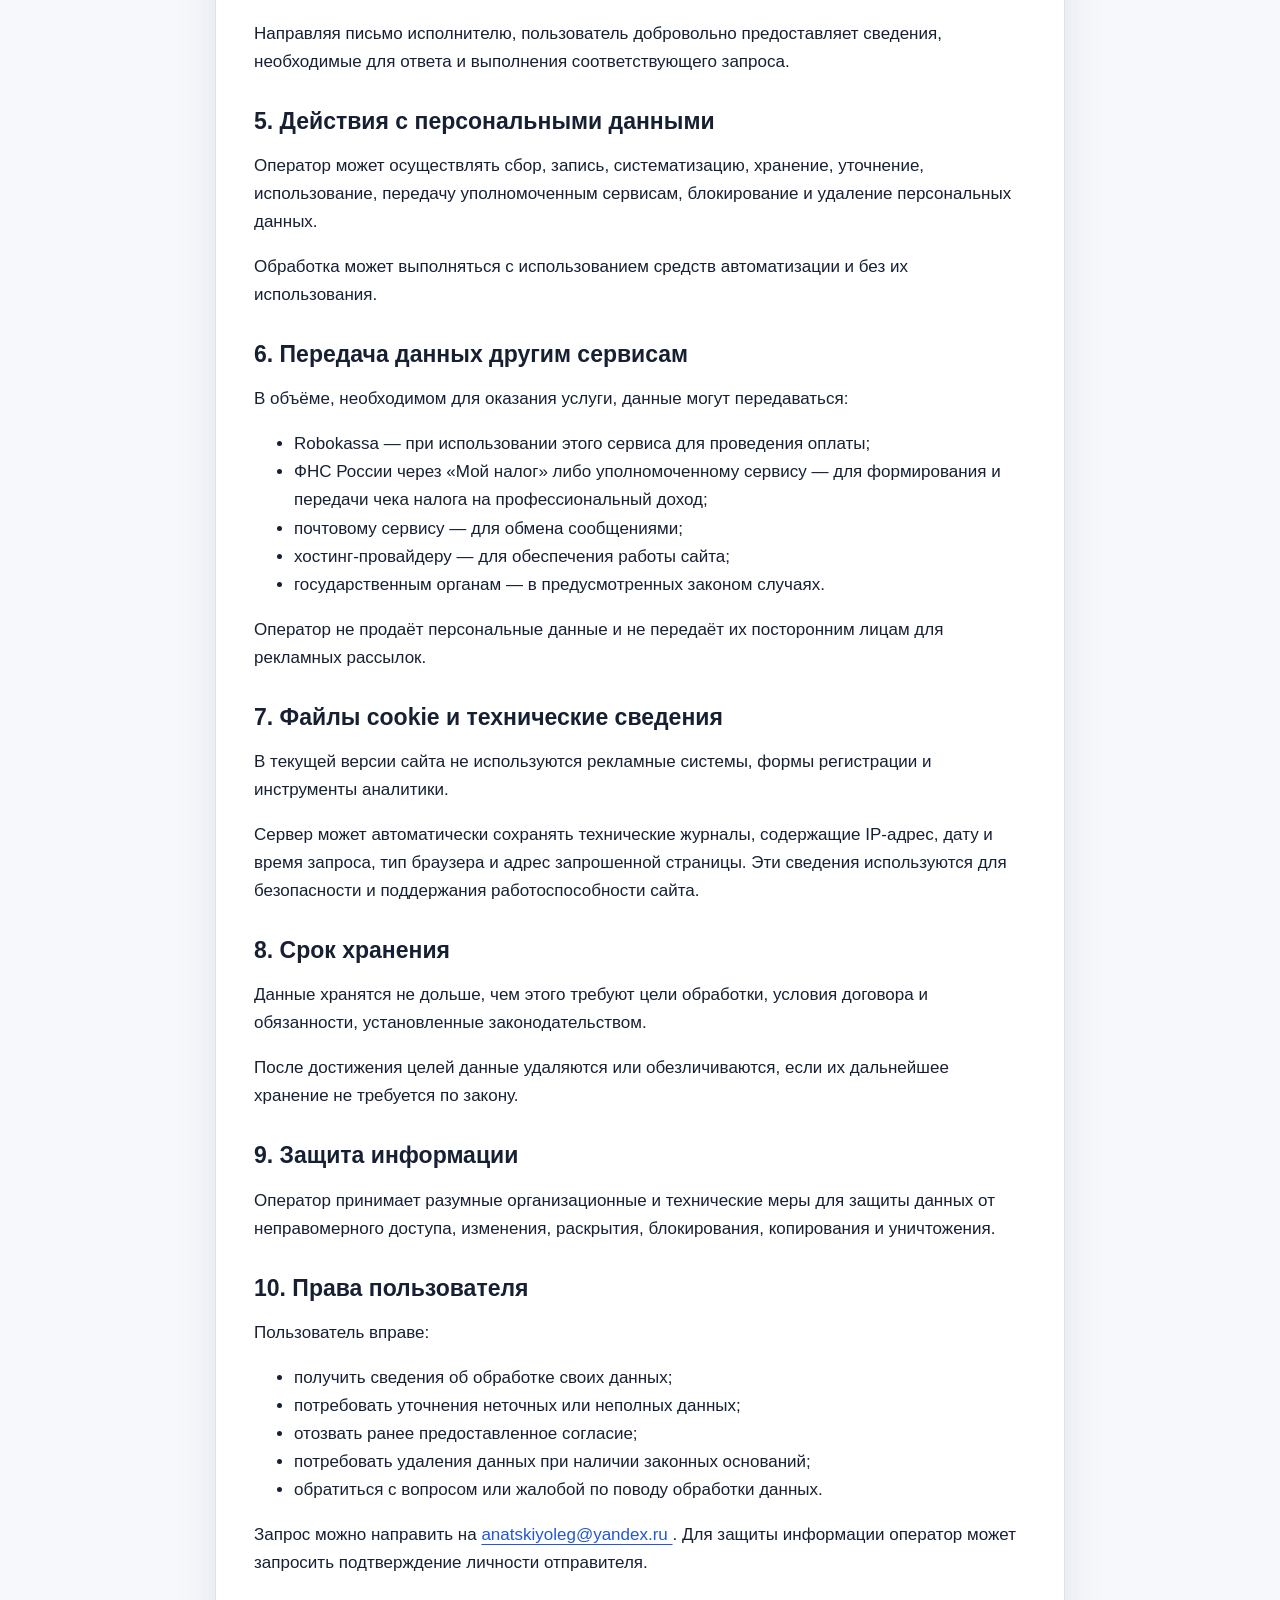
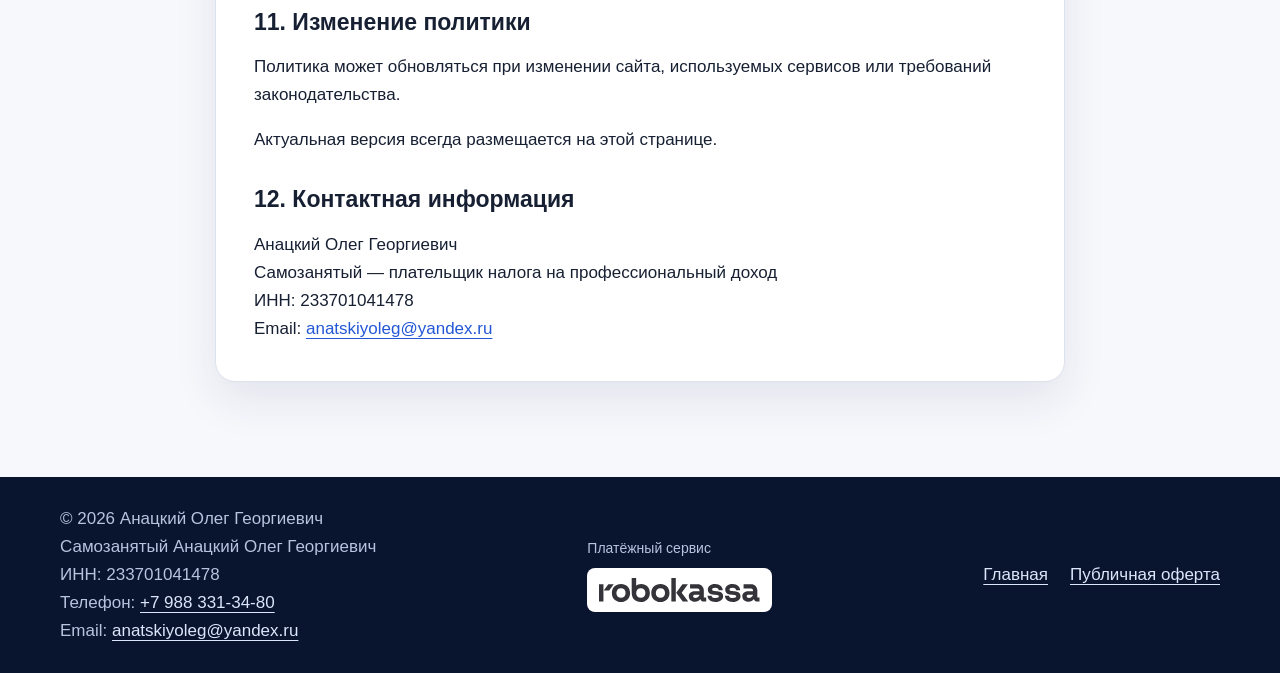
<file: privacy.html>
<!DOCTYPE html>
<html lang="ru">
<head>
  <meta charset="UTF-8">
  <meta name="viewport" content="width=device-width, initial-scale=1.0">

  <title>Политика конфиденциальности — Олег Анацкий</title>

  <meta
    name="description"
    content="Политика обработки и защиты персональных данных клиентов."
  >

  <link rel="stylesheet" href="styles.css">
</head>

<body>
  <header class="header">
    <div class="container header-inner">
      <a class="logo" href="index.html">Анацкий Олег</a>

      <nav class="navigation" aria-label="Навигация">
        <a href="index.html">Главная</a>
        <a href="offer.html">Публичная оферта</a>
        <a href="mailto:anatskiyoleg@yandex.ru">Связаться</a>
      </nav>
    </div>
  </header>

  <main>
    <section class="section">
      <div class="container narrow">
        <p class="section-label">Правовая информация</p>
        <h1>Политика конфиденциальности</h1>

        <div class="text-block">
          <p>
            Настоящая политика определяет порядок обработки и защиты
            персональных данных посетителей сайта и клиентов исполнителя.
          </p>

          <p>
            <strong>Дата публикации:</strong> 6 сентября 2026 года.
          </p>

          <h3>1. Оператор персональных данных</h3>

          <p>
            Анацкий Олег Георгиевич, самозанятый, плательщик налога
            на профессиональный доход.
          </p>

          <p>
            ИНН: 233701041478<br>
            Email:
            <a href="mailto:anatskiyoleg@yandex.ru">
              anatskiyoleg@yandex.ru
            </a>
          </p>

          <h3>2. Какие данные могут обрабатываться</h3>

          <p>
            В зависимости от обращения и выбранной услуги могут
            обрабатываться следующие данные:
          </p>

          <ul>
            <li>фамилия, имя и отчество;</li>
            <li>адрес электронной почты;</li>
            <li>номер телефона или имя пользователя в мессенджере;</li>
            <li>содержание обращения и описание задачи;</li>
            <li>номер, дата и сумма заказа;</li>
            <li>сведения, необходимые для формирования электронного чека;</li>
            <li>технические данные, автоматически содержащиеся в журналах сервера.</li>
          </ul>

          <p>
            Полные данные банковской карты не передаются исполнителю.
            При онлайн-оплате они обрабатываются платёжным сервисом.
          </p>

          <h3>3. Цели обработки данных</h3>

          <p>Персональные данные используются для:</p>

          <ul>
            <li>ответа на обращение клиента;</li>
            <li>обсуждения и оформления заказа;</li>
            <li>заключения и исполнения договора;</li>
            <li>приёма оплаты и формирования электронного чека;</li>
            <li>оказания технической и информационной поддержки;</li>
            <li>рассмотрения запросов на отмену и возврат оплаты;</li>
            <li>исполнения обязанностей, установленных законодательством.</li>
          </ul>

          <h3>4. Основания обработки</h3>

          <p>
            Обработка выполняется при обращении пользователя,
            заключении и исполнении договора, предоставлении согласия,
            а также в случаях, предусмотренных законодательством
            Российской Федерации.
          </p>

          <p>
            Направляя письмо исполнителю, пользователь добровольно
            предоставляет сведения, необходимые для ответа
            и выполнения соответствующего запроса.
          </p>

          <h3>5. Действия с персональными данными</h3>

          <p>
            Оператор может осуществлять сбор, запись, систематизацию,
            хранение, уточнение, использование, передачу уполномоченным
            сервисам, блокирование и удаление персональных данных.
          </p>

          <p>
            Обработка может выполняться с использованием средств
            автоматизации и без их использования.
          </p>

          <h3>6. Передача данных другим сервисам</h3>

          <p>
            В объёме, необходимом для оказания услуги, данные могут
            передаваться:
          </p>

          <ul>
            <li>Robokassa — при использовании этого сервиса для проведения оплаты;</li>
            <li>ФНС России через «Мой налог» либо уполномоченному сервису — для формирования и передачи чека налога на профессиональный доход;</li>
            <li>почтовому сервису — для обмена сообщениями;</li>
            <li>хостинг-провайдеру — для обеспечения работы сайта;</li>
            <li>государственным органам — в предусмотренных законом случаях.</li>
          </ul>

          <p>
            Оператор не продаёт персональные данные и не передаёт их
            посторонним лицам для рекламных рассылок.
          </p>

          <h3>7. Файлы cookie и технические сведения</h3>

          <p>
            В текущей версии сайта не используются рекламные системы,
            формы регистрации и инструменты аналитики.
          </p>

          <p>
            Сервер может автоматически сохранять технические журналы,
            содержащие IP-адрес, дату и время запроса, тип браузера
            и адрес запрошенной страницы. Эти сведения используются
            для безопасности и поддержания работоспособности сайта.
          </p>

          <h3>8. Срок хранения</h3>

          <p>
            Данные хранятся не дольше, чем этого требуют цели обработки,
            условия договора и обязанности, установленные законодательством.
          </p>

          <p>
            После достижения целей данные удаляются или обезличиваются,
            если их дальнейшее хранение не требуется по закону.
          </p>

          <h3>9. Защита информации</h3>

          <p>
            Оператор принимает разумные организационные и технические
            меры для защиты данных от неправомерного доступа, изменения,
            раскрытия, блокирования, копирования и уничтожения.
          </p>

          <h3>10. Права пользователя</h3>

          <p>Пользователь вправе:</p>

          <ul>
            <li>получить сведения об обработке своих данных;</li>
            <li>потребовать уточнения неточных или неполных данных;</li>
            <li>отозвать ранее предоставленное согласие;</li>
            <li>потребовать удаления данных при наличии законных оснований;</li>
            <li>обратиться с вопросом или жалобой по поводу обработки данных.</li>
          </ul>

          <p>
            Запрос можно направить на
            <a href="mailto:anatskiyoleg@yandex.ru">
              anatskiyoleg@yandex.ru
            </a>.
            Для защиты информации оператор может запросить подтверждение
            личности отправителя.
          </p>

          <h3>11. Изменение политики</h3>

          <p>
            Политика может обновляться при изменении сайта,
            используемых сервисов или требований законодательства.
          </p>

          <p>
            Актуальная версия всегда размещается на этой странице.
          </p>

          <h3>12. Контактная информация</h3>

          <p>
            Анацкий Олег Георгиевич<br>
            Самозанятый — плательщик налога на профессиональный доход<br>
            ИНН: 233701041478<br>
            Email:
            <a href="mailto:anatskiyoleg@yandex.ru">
              anatskiyoleg@yandex.ru
            </a>
          </p>
        </div>
      </div>
    </section>
  </main>

  <footer class="footer">
    <div class="container footer-inner">
      <p>
        © 2026 Анацкий Олег Георгиевич<br>
        Самозанятый Анацкий Олег Георгиевич<br>
        ИНН: 233701041478<br>
        Телефон: <a href="tel:+79883313480">+7 988 331-34-80</a><br>
        Email: <a href="mailto:anatskiyoleg@yandex.ru">anatskiyoleg@yandex.ru</a>
      </p>

      <div class="payment-provider">
        <span>Платёжный сервис</span>
        <a class="payment-provider-link" href="https://robokassa.com/" target="_blank" rel="noopener noreferrer" aria-label="Перейти на сайт Robokassa">
          <img src="robokassa-logo.svg" alt="Robokassa" width="161" height="24">
        </a>
      </div>

      <div class="footer-links">
        <a href="index.html">Главная</a>
        <a href="offer.html">Публичная оферта</a>
      </div>
    </div>
  </footer>
</body>
</html>
</file>
<file: styles.css>
:root {
  --background: #f7f8fc;
  --surface: #ffffff;
  --surface-muted: #eef2f7;
  --text: #172033;
  --text-muted: #5e687b;
  --primary: #2457d6;
  --primary-dark: #183f9f;
  --accent: #102654;
  --border: #dce2ec;
  --shadow: 0 18px 45px rgba(20, 37, 74, 0.09);
  --radius: 20px;
  --container: 1160px;
}

* {
  box-sizing: border-box;
}

html {
  scroll-behavior: smooth;
}

body {
  margin: 0;
  background: var(--background);
  color: var(--text);
  font-family:
    Inter,
    -apple-system,
    BlinkMacSystemFont,
    "Segoe UI",
    sans-serif;
  font-size: 17px;
  line-height: 1.65;
}

a {
  color: var(--primary);
  text-decoration-thickness: 1px;
  text-underline-offset: 4px;
}

a:hover {
  color: var(--primary-dark);
}

.container {
  width: min(calc(100% - 40px), var(--container));
  margin-inline: auto;
}

.narrow {
  max-width: 850px;
}

.header {
  position: sticky;
  top: 0;
  z-index: 20;
  background: rgba(255, 255, 255, 0.94);
  border-bottom: 1px solid var(--border);
  backdrop-filter: blur(12px);
}

.header-inner {
  min-height: 72px;
  display: flex;
  align-items: center;
  justify-content: space-between;
  gap: 30px;
}

.logo {
  color: var(--text);
  font-size: 20px;
  font-weight: 800;
  text-decoration: none;
}

.navigation {
  display: flex;
  align-items: center;
  flex-wrap: wrap;
  gap: 24px;
}

.navigation a {
  color: var(--text-muted);
  font-size: 15px;
  font-weight: 600;
  text-decoration: none;
}

.navigation a:hover {
  color: var(--primary);
}

.hero {
  padding: 110px 0 105px;
  background:
    radial-gradient(circle at 85% 20%, rgba(75, 128, 255, 0.2), transparent 33%),
    linear-gradient(135deg, #f8faff 0%, #e9efff 100%);
}

.hero-content {
  max-width: 930px;
}

.eyebrow,
.section-label {
  margin: 0 0 14px;
  color: var(--primary);
  font-size: 14px;
  font-weight: 800;
  letter-spacing: 0.12em;
  text-transform: uppercase;
}

h1,
h2,
h3 {
  margin-top: 0;
  line-height: 1.18;
}

h1 {
  max-width: 900px;
  margin-bottom: 25px;
  font-size: clamp(42px, 6vw, 72px);
  letter-spacing: -0.045em;
}

h2 {
  margin-bottom: 38px;
  font-size: clamp(32px, 4vw, 48px);
  letter-spacing: -0.035em;
}

h3 {
  margin-bottom: 14px;
  font-size: 23px;
}

.hero-text {
  max-width: 720px;
  margin: 0;
  color: var(--text-muted);
  font-size: clamp(19px, 2.5vw, 24px);
}

.hero-actions {
  display: flex;
  flex-wrap: wrap;
  gap: 14px;
  margin-top: 40px;
}

.button {
  display: inline-flex;
  min-height: 52px;
  align-items: center;
  justify-content: center;
  padding: 13px 24px;
  border: 1px solid transparent;
  border-radius: 12px;
  font-weight: 750;
  text-decoration: none;
  transition:
    transform 0.2s ease,
    background-color 0.2s ease,
    border-color 0.2s ease;
}

.button:hover {
  transform: translateY(-2px);
}

.button-primary {
  background: var(--primary);
  color: #ffffff;
}

.button-primary:hover {
  background: var(--primary-dark);
  color: #ffffff;
}

.button-secondary {
  background: rgba(255, 255, 255, 0.75);
  border-color: var(--border);
  color: var(--text);
}

.button-secondary:hover {
  background: #ffffff;
  color: var(--primary);
}

.button-light {
  background: #ffffff;
  color: var(--accent);
}

.button-light:hover {
  background: #e9efff;
  color: var(--accent);
}

.section {
  padding: 95px 0;
}

.section-muted {
  background: var(--surface-muted);
}

.section-accent {
  background: var(--accent);
  color: #ffffff;
}

.section-accent .section-label {
  color: #9bbaff;
}

.section-accent h2 {
  margin-bottom: 20px;
}

.cards {
  display: grid;
  grid-template-columns: repeat(3, 1fr);
  gap: 22px;
}

.card {
  padding: 32px;
  background: var(--surface);
  border: 1px solid var(--border);
  border-radius: var(--radius);
  box-shadow: var(--shadow);
}

.card p:last-child {
  margin-bottom: 0;
  color: var(--text-muted);
}

.price {
  margin: 18px 0;
  color: var(--primary);
  font-size: 25px;
  font-weight: 850;
}

.note {
  max-width: 820px;
  margin: 28px 0 0;
  color: var(--text-muted);
}

.steps {
  display: grid;
  margin: 0;
  padding: 0;
  counter-reset: work-step;
  list-style: none;
  gap: 16px;
}

.steps li {
  position: relative;
  min-height: 78px;
  padding: 22px 25px 22px 78px;
  background: var(--surface);
  border: 1px solid var(--border);
  border-radius: 16px;
}

.steps li::before {
  position: absolute;
  top: 18px;
  left: 20px;
  width: 42px;
  height: 42px;
  display: grid;
  place-items: center;
  background: var(--primary);
  border-radius: 50%;
  color: #ffffff;
  content: counter(work-step);
  counter-increment: work-step;
  font-weight: 800;
}

.text-block {
  padding: 38px;
  background: var(--surface);
  border: 1px solid var(--border);
  border-radius: var(--radius);
  box-shadow: var(--shadow);
}

.text-block h3:not(:first-child) {
  margin-top: 32px;
}

.text-block p:last-child {
  margin-bottom: 0;
}

.contact-grid {
  display: grid;
  grid-template-columns: 1.25fr 0.75fr;
  align-items: start;
  gap: 70px;
}

.contact-grid > div:first-child > p:not(.section-label) {
  max-width: 600px;
  color: #ced9f5;
}

.details {
  padding: 30px;
  background: rgba(255, 255, 255, 0.08);
  border: 1px solid rgba(255, 255, 255, 0.18);
  border-radius: var(--radius);
}

.details p {
  margin: 0 0 12px;
}

.details a {
  color: #ffffff;
}

.footer {
  padding: 28px 0;
  background: #09152f;
  color: #b7c3df;
}

.footer-inner {
  display: flex;
  align-items: center;
  justify-content: space-between;
  gap: 24px;
}

.footer-inner p {
  margin: 0;
}

.payment-provider {
  display: flex;
  flex-direction: column;
  align-items: flex-start;
  gap: 8px;
  font-size: 14px;
}

.payment-provider-link {
  display: inline-flex;
  padding: 10px 12px;
  border-radius: 8px;
  background: #ffffff;
}

.payment-provider-link img {
  display: block;
  max-width: 100%;
  height: auto;
}

.footer-links {
  display: flex;
  flex-wrap: wrap;
  gap: 22px;
}

.footer a {
  color: #dce5fa;
}

@media (max-width: 900px) {
  .header {
    position: static;
  }

  .header-inner {
    padding: 18px 0;
    align-items: flex-start;
    flex-direction: column;
  }

  .navigation {
    gap: 12px 18px;
  }

  .hero {
    padding: 80px 0;
  }

  .cards,
  .contact-grid {
    grid-template-columns: 1fr;
  }

  .contact-grid {
    gap: 35px;
  }
}

@media (max-width: 600px) {
  body {
    font-size: 16px;
  }

  .container {
    width: min(calc(100% - 28px), var(--container));
  }

  .navigation {
    display: none;
  }

  .hero,
  .section {
    padding: 65px 0;
  }

  h1 {
    font-size: 39px;
  }

  h2 {
    font-size: 31px;
  }

  .card,
  .text-block,
  .details {
    padding: 24px;
  }

  .steps li {
    padding: 70px 22px 22px;
  }

  .steps li::before {
    top: 18px;
    left: 22px;
  }

  .footer-inner {
    align-items: flex-start;
    flex-direction: column;
  }
}
</file>
